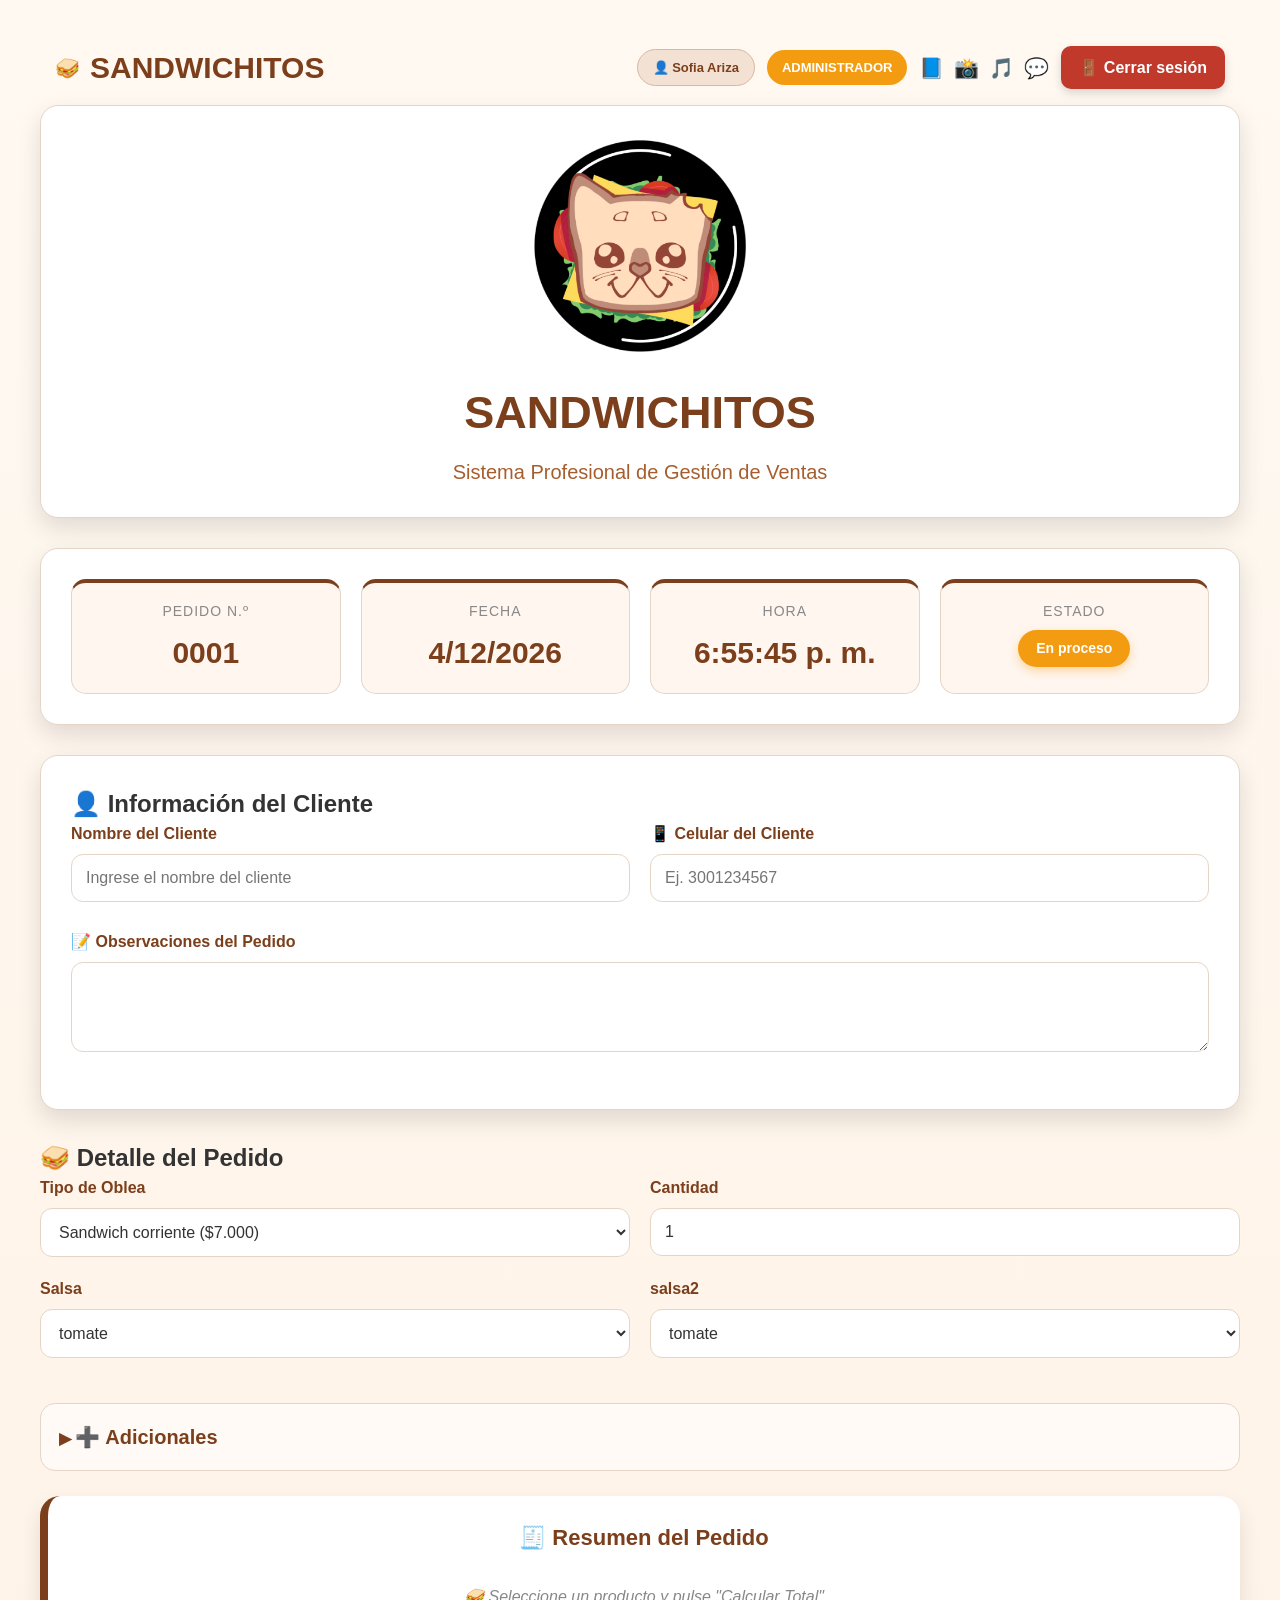
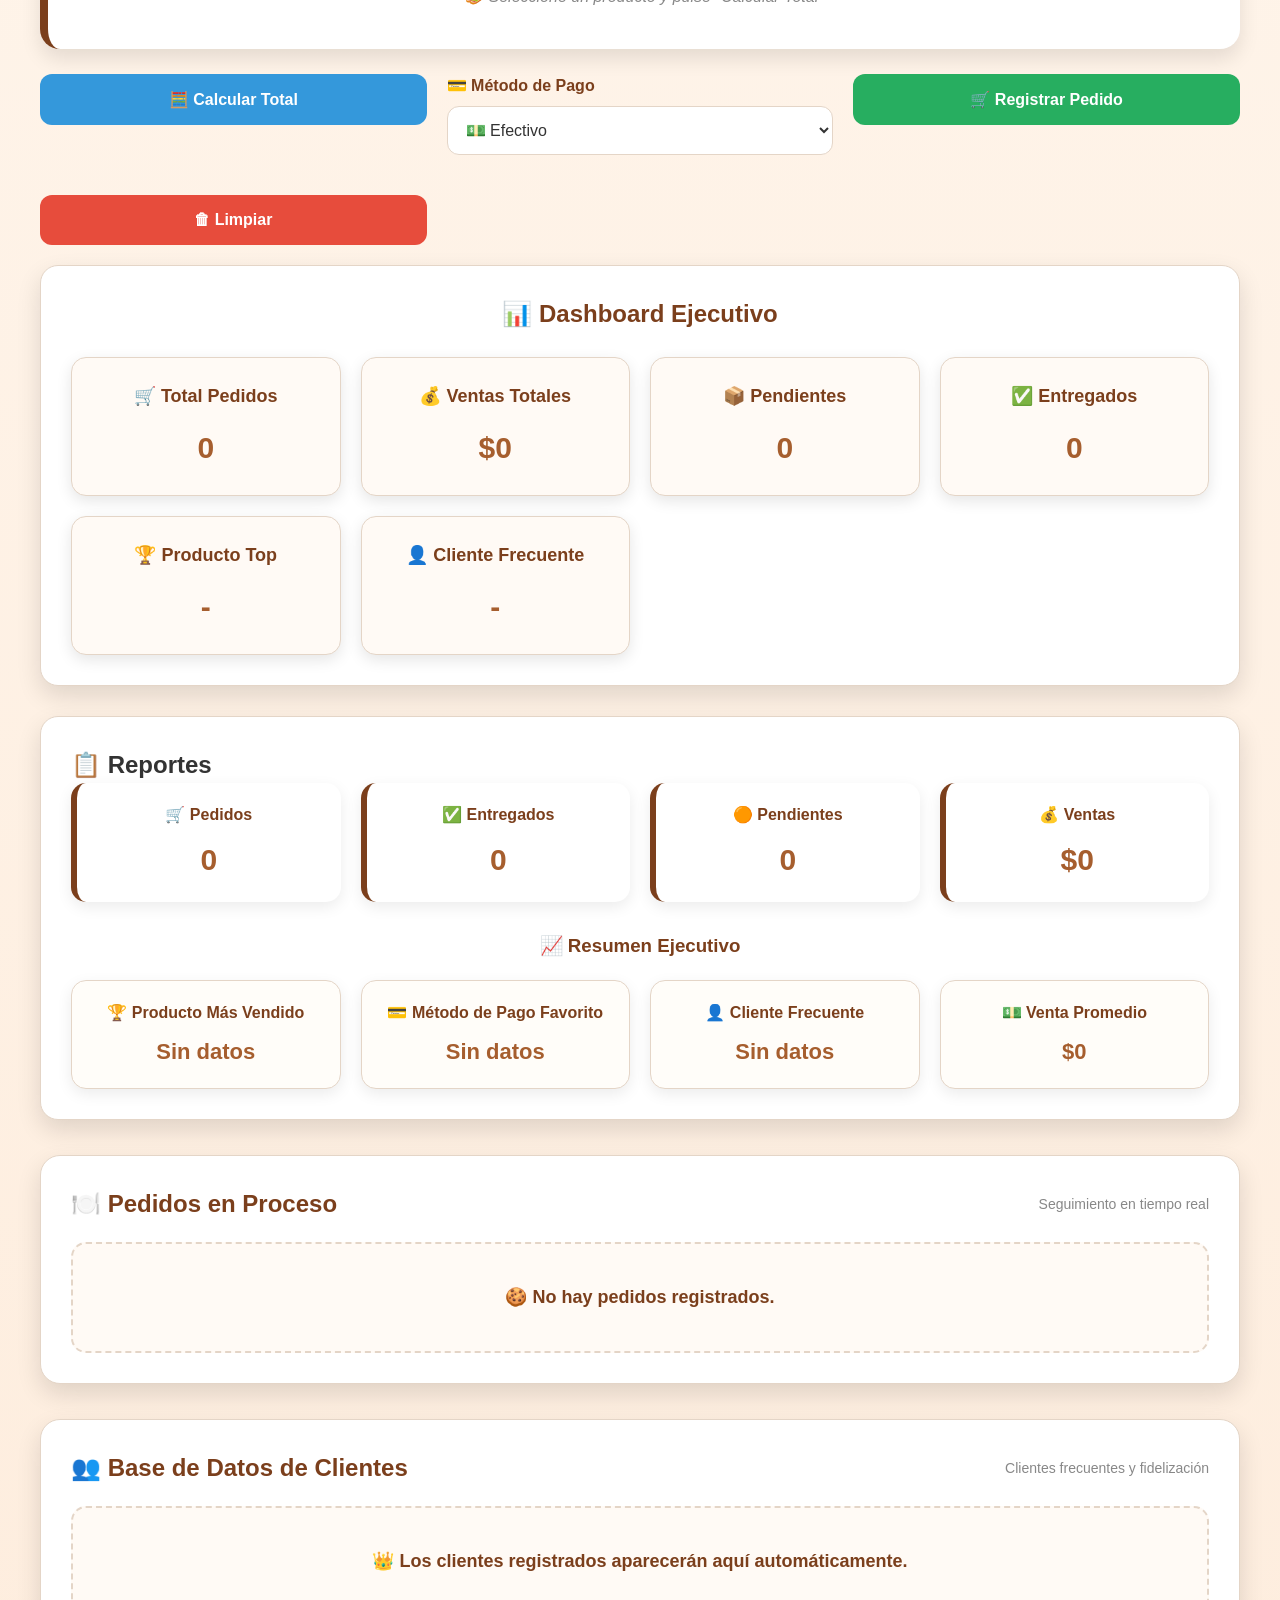
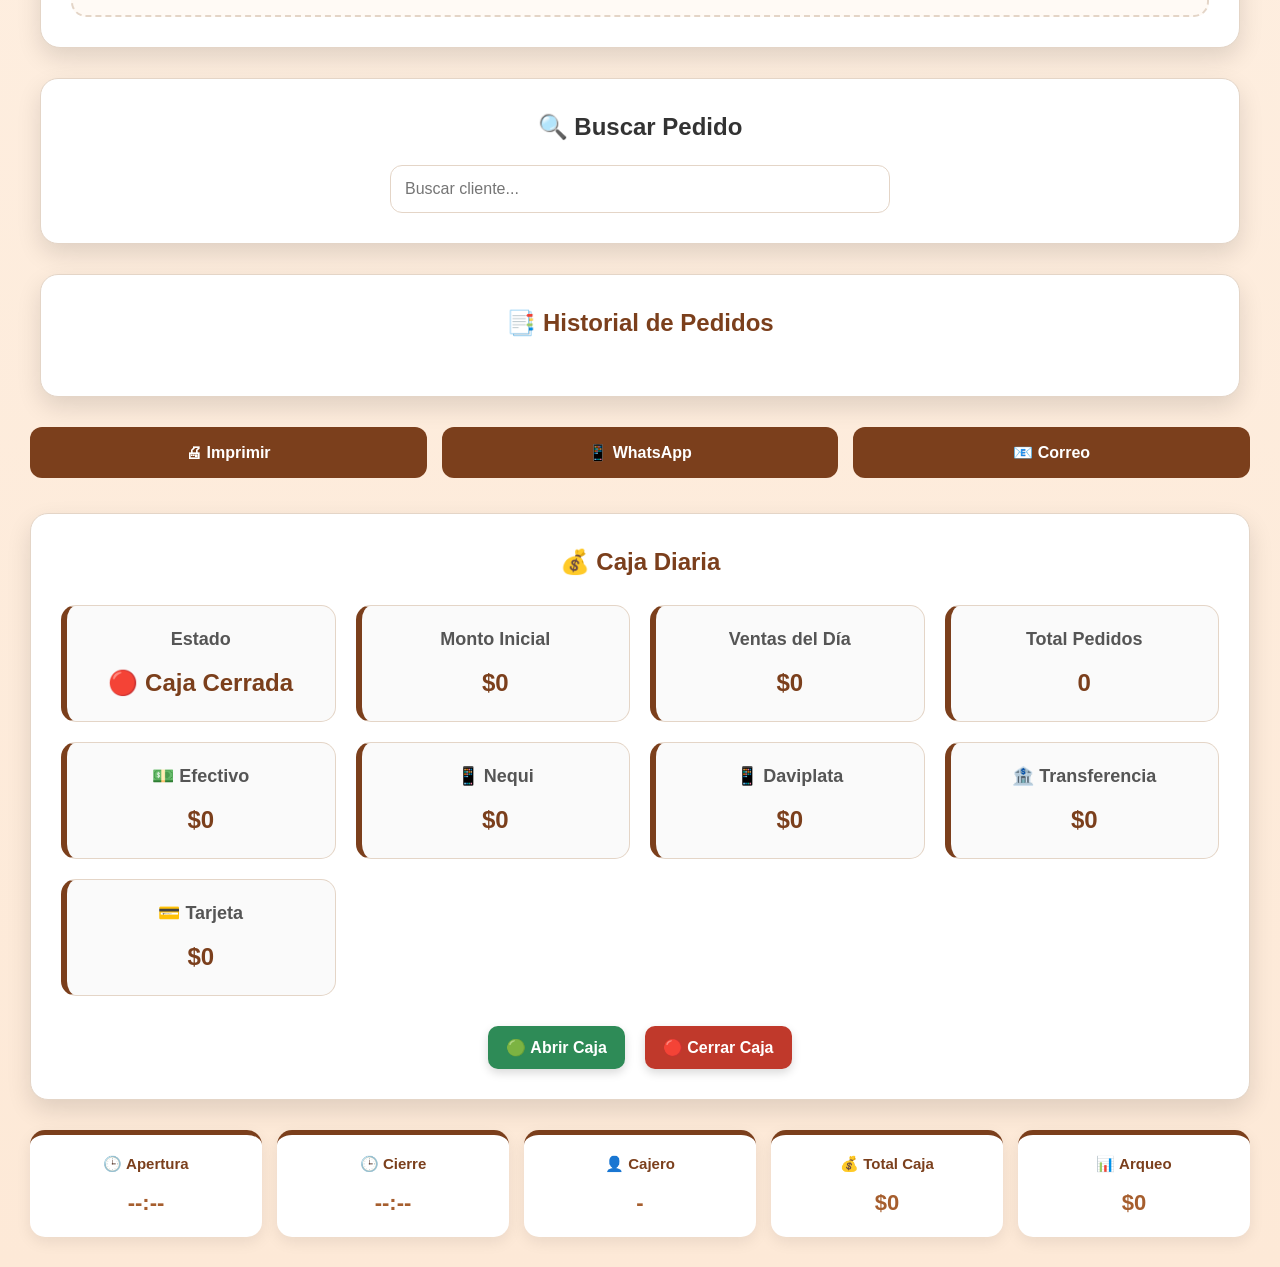
<file: index.htm>
<!DOCTYPE html>
<html lang="es">

<head>

    <!--=====================================================
                        CONFIGURACIÓN GENERAL
    ======================================================-->

    <meta charset="UTF-8">

    <meta name="viewport"
          content="width=device-width, initial-scale=1.0">

    <title>SANDWICHITOS | Sistema de Gestión de Ventas</title>

    <meta name="description"
          content="Sistema profesional para la gestión de ventas de SANDWICHITOS">

    <meta name="author"
          content="SANDWICHITOS">

    <!--=====================================================
                            ESTILOS
    ======================================================-->

    <link rel="stylesheet"
          href="estilos.css">

</head>
<script>

function actualizarReloj(){ 

    const fecha =
        document.getElementById("fechaActual");

    const hora =
        document.getElementById("horaActual");

    const ahora = new Date();

    if(fecha){

        fecha.textContent =
            ahora.toLocaleDateString("es-CO");

    }

    if(hora){

        hora.textContent =
            ahora.toLocaleTimeString("es-CO");

    }

}

actualizarReloj();

setInterval(
    actualizarReloj,
    1000
);

</script>
<body>

<!--=====================================================
                    BARRA SUPERIOR
======================================================-->

<header class="barra-superior">

    <div class="logo-barra">

        🥪

        <strong>SANDWICHITOS</strong>

    </div>

    <div class="usuario-barra">

        <span id="nombreUsuario">

            👤 Sofia Ariza

        </span>

        <span id="rolUsuario">

            ADMINISTRADOR

        </span>

<div class="redes-sociales">

    <a
        href="https://www.facebook.com/usuario real"
        target="_blank"
        title="Facebook">

        📘

    </a>

    <a
        href="https://www.instagram.com/usuaruio real"
        target="_blank"
        title="Instagram">

        📸

    </a>

    <a
        href="https://www.tiktok.com/@usuario real"
        target="_blank"
        title="TikTok">

        🎵

    </a>
    <a
    href="https://wa.me/numero real"
    target="_blank"
    title="WhatsApp">

    💬

</a>

</div>

        <button
            class="btn-salir"
            onclick="cerrarSesion()">

            🚪 Cerrar sesión

        </button>

    </div>

</header>
    <!--=====================================================
                    CONTENEDOR PRINCIPAL
    ======================================================-->

    <main class="contenedor">

        <!--=====================================================
                            ENCABEZADO
        ======================================================-->

        <header class="encabezado">

            <div class="logo-contenedor">

                <img
                    src="logo.png"
                    alt="Logo SANDWICHITOS"
                    class="logo">

            </div>

            <div class="titulo-contenedor">

                <h1>SANDWICHITOS</h1>

                <p>Sistema Profesional de Gestión de Ventas</p>

            </div>

        </header>
       <!--=====================================================
                INFORMACIÓN DEL PEDIDO
======================================================-->

<section class="barra-informacion">

    <div class="info-card">

        <span class="titulo-info">Pedido N.º</span>

        <span
            class="valor-info"
            id="numeroPedido">

            0001

        </span>

    </div>

    <div class="info-card">

        <span class="titulo-info">Fecha</span>

        <span
    
    class="valor-info"
    id="fechaActual">

</span>

    </div>

    <div class="info-card">

        <span class="titulo-info">Hora</span>

        <span
    class="valor-info"
    id="horaActual">

</span>

    </div>

    <div class="info-card">

        <span class="titulo-info">Estado</span>

        <span class="estado-pedido">

            En proceso

        </span>

    </div>

</section>

<!--=====================================================
            INFORMACIÓN DEL CLIENTE
======================================================-->

<section class="pedido">

    <h2>👤 Información del Cliente</h2>

    <div class="fila-formulario">

        <!-- NOMBRE -->

        <div class="grupo-formulario">

            <label for="cliente">

                Nombre del Cliente

            </label>

            <input
                type="text"
                id="cliente"
                placeholder="Ingrese el nombre del cliente">

        </div>

        <!-- CELULAR -->

        <div class="grupo-formulario">

            <label for="telefono">

                📱 Celular del Cliente

            </label>

            <input
                type="tel"
                id="telefono"
                placeholder="Ej. 3001234567"
                maxlength="10"
                oninput="validarTelefono()">

            <small
                id="mensajeTelefono"
                class="mensaje-validacion">

            </small>

        </div>

    </div>

    <!-- OBSERVACIONES -->

    <div class="grupo-formulario">

        <label for="observaciones">

            📝 Observaciones del Pedido

        </label>

        <textarea
            id="observaciones"
            rows="3"
            placeholder="Ejemplo: sin queso, extra Nutella, menos salsa...">

        </textarea>

    </div>

</section>

<!--=====================================================
                    DETALLE DEL PEDIDO
======================================================-->

<section class="detalle-pedido">

    <h2>🥪 Detalle del Pedido</h2>

    <!-- FILA 1 -->

    <div class="fila-formulario">

        <div class="grupo-formulario">

            <label for="producto">

                Tipo de Oblea

            </label>

            <select id="producto">

                <option value="7000">
                    Sandwich corriente ($7.000)
                </option>

                <option value="5000">
                    Sandwich vegano ($.5000)
                </option>

                <option value="15000">
                    Sandwich super ($15.000)
                </option>

            </select>

        </div>

        <div class="grupo-formulario">

            <label for="cantidad">

                Cantidad

            </label>

            <input
                type="number"
                id="cantidad"
                min="1"
                value="1">

        </div>

    </div>

    <!-- FILA 2 -->

    <div class="fila-formulario">

        <div class="grupo-formulario">

            <label for="salsa">

                Salsa

            </label>

            <select id="salsa">

                <option>tomate</option>

                <option>rosada</option>

                <option>mayonesa</option>

                <option>aji</option>

                <option>ninguna</option>

            </select>

        </div>

        <div class="grupo-formulario">

            <label for="salsa2">

                salsa2

            </label>

            <select id="salsa2">

                <option>tomate</option>

                <option>rosada</option>

                <option>mayonesa</option>

                <option>aji</option>

                <option>ninguna</option>

            </select>

        </div>

    </div>

</section>

<!--=====================================================
                    ADICIONALES
======================================================-->

<section class="adicionales">

    <details>

        <summary>

            ➕ Adicionales

        </summary>

        <div class="grid-adicionales">

            <label class="item-extra">

                <input
                    type="checkbox"
                    name="extra"
                    value="1000">

                🧀 Queso

            </label>

            <label class="item-extra">

                <input
                    type="checkbox"
                    name="extra"
                    value="1000">

                🥬 Lechuga

            </label>

            <label class="item-extra">

                <input
                    type="checkbox"
                    name="extra"
                    value="1000">

                🍗 Pollo

            </label>

            <label class="item-extra">

                <input
                    type="checkbox"
                    name="extra"
                    value="1000">

                🍅 Salsa

            </label>

            <label class="item-extra outro">

                <input
                    type="checkbox"
                    id="otroExtra"
                    onchange="mostrarOtroAdicional()">

                ✨ Otro adicional

            </label>

        </div>

    </details>

</section>

<!--=====================================================
                ADICIONAL PERSONALIZADO
======================================================-->

<section id="personalizado">

    <div class="fila-formulario">

        <div class="grupo-formulario">

            <label for="nombreExtra">

                Adicional personalizado

            </label>

            <select
                id="nombreExtra"
                onchange="asignarPrecioExtra()">

                <option value="">
                    Seleccione...
                </option>

                <option value="2500">
                    🍫 Nutella
                </option>

                <option value="3000">
                    🍨 Helado
                </option>

                <option value="2000">
                    🥜 Maní Triturado
                </option>

                <option value="1500">
                    🌈 Chispitas
                </option>

                <option value="2500">
                    🍬 Masmelos
                </option>

                <option value="3500">
                    🍓 Frutos Rojos
                </option>

            </select>

        </div>

        <div class="grupo-formulario">

            <label for="precioExtra">

                Precio

            </label>

            <input
                type="number"
                id="precioExtra"
                readonly>

        </div>

    </div>

</section>

<!--=====================================================
                RESUMEN EN TIEMPO REAL
======================================================-->

<section class="resumen-compra">

    <div class="resumen-header">

        <h3>🧾 Resumen del Pedido</h3>

    </div>

    <div id="resumenCompra">

        <div class="sin-resumen">

            🥪 Seleccione un producto y pulse
            "Calcular Total"

        </div>

    </div>

</section>

<!--=====================================================
                ACCIONES DEL PEDIDO
======================================================-->

<section class="acciones-pedido">

    <div class="fila-formulario">

        <!-- CALCULAR -->

        <div class="grupo-formulario">

            <button
                type="button"
                class="btn-calcular"
                onclick="calcularPedido()">

                🧮 Calcular Total

            </button>

        </div>

        <!-- MÉTODO DE PAGO -->

        <div class="grupo-formulario">

            <label for="metodoPago">

                💳 Método de Pago

            </label>

            <select id="metodoPago">

                <option value="Efectivo">
                    💵 Efectivo
                </option>

                <option value="Nequi">
                    📱 Nequi
                </option>

                <option value="Daviplata">
                    📱 Daviplata
                </option>

                <option value="Transferencia">
                    🏦 Transferencia
                </option>

                <option value="Tarjeta">
                    💳 Tarjeta
                </option>

            </select>

        </div>

        <!-- REGISTRAR PEDIDO -->

        <div class="grupo-formulario">

            <button
                type="button"
                class="btn-registrar"
                onclick="realizarPedido()">

                🛒 Registrar Pedido

            </button>

        </div>

        <!-- LIMPIAR -->

        <div class="grupo-formulario">

            <button
                type="button"
                class="btn-limpiar"
                onclick="limpiarFormulario()">

                🗑 Limpiar

            </button>

        </div>

    </div>

</section>

<!--=====================================================
                RESULTADO DEL PEDIDO
======================================================-->

<!--

<section id="resultado">

</section>

-->

<!--=====================================================
                    DASHBOARD
======================================================-->

<section
    class="dashboard"
    id="seccionDashboard">

    <h2>📊 Dashboard Ejecutivo</h2>

    <div class="dashboard-grid">

        <!-- PEDIDOS -->

        <div class="card-dashboard">

            <h3>🛒 Total Pedidos</h3>

            <p id="totalPedidos">0</p>

        </div>

        <!-- VENTAS -->

        <div class="card-dashboard">

            <h3>💰 Ventas Totales</h3>

            <p id="ingresos">$0</p>

        </div>

        <!-- PENDIENTES -->

        <div class="card-dashboard">

            <h3>📦 Pendientes</h3>

            <p id="pendientesPedidos">0</p>

        </div>

        <!-- ENTREGADOS -->

        <div class="card-dashboard">

            <h3>✅ Entregados</h3>

            <p id="entregadosPedidos">0</p>

        </div>

        <!-- PRODUCTO TOP -->

        <div class="card-dashboard">

            <h3>🏆 Producto Top</h3>

            <p id="productoTop">-</p>

        </div>

        <!-- CLIENTE TOP -->

        <div class="card-dashboard">

            <h3>👤 Cliente Frecuente</h3>

            <p id="clienteTop">-</p>

        </div>

    </div>

</section>

<!--=====================================================
                    REPORTES
======================================================-->

<section
    class="reportes"
    id="seccionReportes">

    <h2>📋 Reportes</h2>

    <!-- KPIs DEL REPORTE -->

    <div class="kpi-reportes">

        <div class="kpi-card">

            <h3>🛒 Pedidos</h3>

            <p id="kpiPedidos">0</p>

        </div>

        <div class="kpi-card">

            <h3>✅ Entregados</h3>

            <p id="kpiEntregados">0</p>

        </div>

        <div class="kpi-card">

            <h3>🟠 Pendientes</h3>

            <p id="kpiPendientes">0</p>

        </div>

        <div class="kpi-card">

            <h3>💰 Ventas</h3>

            <p id="kpiVentas">$0</p>

        </div>

    </div>

    <!-- TABLA DE REPORTES -->

    <div id="reportes">

    </div>

    <!-- RESUMEN EJECUTIVO -->

    <div class="resumen-reportes">

        <h3>📈 Resumen Ejecutivo</h3>

        <div class="resumen-grid">

            <div class="resumen-card">

                <h4>🏆 Producto Más Vendido</h4>

                <p id="productoMasVendido">
                    Sin datos
                </p>

            </div>

            <div class="resumen-card">

                <h4>💳 Método de Pago Favorito</h4>

                <p id="metodoPagoTop">
                    Sin datos
                </p>

            </div>

            <div class="resumen-card">

                <h4>👤 Cliente Frecuente</h4>

                <p id="clienteFrecuenteReporte">
                    Sin datos
                </p>

            </div>

            <div class="resumen-card">

                <h4>💵 Venta Promedio</h4>

                <p id="ventaPromedioReporte">
                    $0
                </p>

            </div>

        </div>

    </div>

</section>
</section>
<!--=====================================================
                PEDIDOS EN PROCESO
======================================================-->

<section
    class="pedidosProceso"
    id="seccionPedidosProceso">

    <div class="titulo-seccion">

        <h2>🍽️ Pedidos en Proceso</h2>

        <span class="subtitulo-seccion">

            Seguimiento en tiempo real

        </span>

    </div>

    <div id="listaPedidos">

        <div class="sin-pedidos">

            🍪 No hay pedidos registrados.

        </div>

    </div>

</section>

<!--=====================================================
            BASE DE DATOS DE CLIENTES
======================================================-->

<section
    class="clientes"
    id="seccionClientes">

    <div class="titulo-seccion">

        <h2>👥 Base de Datos de Clientes</h2>

        <span class="subtitulo-seccion">

            Clientes frecuentes y fidelización

        </span>

    </div>

    <div id="clientes">

        <div class="sin-clientes">

            👑 Los clientes registrados aparecerán aquí automáticamente.

        </div>

    </div>

</section>

<!--=====================================================
                    BUSCADOR
======================================================-->

<section class="buscador">

    <h2>🔍 Buscar Pedido</h2>

    <input
        type="text"
        id="buscar"
        placeholder="Buscar cliente..."
        onkeyup="buscarPedido()">

</section>

<!--=====================================================
            HISTORIAL DE PEDIDOS
======================================================-->

<section
    class="historial"
    id="seccionHistorial">

    <h2>📑 Historial de Pedidos</h2>

    <div id="historialPedidos">

    </div>

</section>

</main>

<!--=====================================================
                ARCHIVOS JAVASCRIPT
======================================================-->

<script src="app.js"></script>

<script src="js/utilidades.js"></script>

<script src="js/clientes.js"></script>

<script src="js/caja.js"></script>

<script src="js/pedidos.js"></script>

<script src="js/dashboard.js"></script>

<script src="js/reportes.js"></script>

<script src="js/ticket.js"></script>

<script src="js/login.js"></script>

</body>

<!--=====================================================
                    TICKET DE VENTA
======================================================-->

<section
    class="ticket"
    id="ticket">

    <div class="ticket-header">

        <img
            src="logo.png"
            alt="SANDWICHITOS"
            class="ticket-logo">

        <h2>🍪 SANDWICHITOS</h2>

        <p>
            Dulces momentos en cada oblea
        </p>

    </div>

    <hr>

    <div id="contenidoTicket">

    </div>

    </section>

    <!--=========================================
                CONTENIDO DEL TICKET
    ==========================================-->

    <div id="contenidoTicket">

    </div>

    <!--=========================================
                ACCIONES DEL TICKET
    ==========================================-->

    <div class="ticket-botones">

        <button onclick="imprimirTicket()">

            🖨 Imprimir

        </button>

        <button onclick="enviarWhatsApp()">

            📱 WhatsApp

        </button>

        <button onclick="enviarCorreo()">

            📧 Correo

        </button>

    </div>

</section>

<!--=====================================================
                    CAJA DIARIA
======================================================-->

<section
    class="caja"
    id="seccionCaja">

    <h2>💰 Caja Diaria</h2>

    <div class="caja-grid">

        <div class="card-caja">

            <h3>Estado</h3>

            <p id="estadoCaja">

                🔴 Caja Cerrada

            </p>

        </div>

        <div class="card-caja">

            <h3>Monto Inicial</h3>

            <p id="montoInicial">$0</p>

        </div>

        <div class="card-caja">

            <h3>Ventas del Día</h3>

            <p id="ventasCaja">$0</p>

        </div>

        <div class="card-caja">

            <h3>Total Pedidos</h3>

            <p id="pedidosCaja">0</p>

        </div>

        <div class="card-caja">

            <h3>💵 Efectivo</h3>

            <p id="totalEfectivo">$0</p>

        </div>

        <div class="card-caja">

            <h3>📱 Nequi</h3>

            <p id="totalNequi">$0</p>

        </div>

        <div class="card-caja">

            <h3>📱 Daviplata</h3>

            <p id="totalDaviplata">$0</p>

        </div>

        <div class="card-caja">

            <h3>🏦 Transferencia</h3>

            <p id="totalTransferencia">$0</p>

        </div>

        <div class="card-caja">

            <h3>💳 Tarjeta</h3>

            <p id="totalTarjeta">$0</p>

        </div>

    </div>

    <!--=========================================
                ACCIONES DE CAJA
    ==========================================-->

    <div class="accionesCaja">

        <button
            class="btn-abrir"
            onclick="abrirCaja()">

            🟢 Abrir Caja

        </button>

        <button
            class="btn-cerrar"
            onclick="cerrarCaja()">

            🔴 Cerrar Caja

        </button>

    </div>

</section>
<div class="caja-resumen-grid">

    <div class="mini-card">

        <h4>🕒 Apertura</h4>

        <p id="horaApertura">--:--</p>

    </div>

    <div class="mini-card">

        <h4>🕒 Cierre</h4>

        <p id="horaCierre">--:--</p>

    </div>

    <div class="mini-card">

        <h4>👤 Cajero</h4>

        <p id="cajeroCaja">-</p>

    </div>

    <div class="mini-card">

        <h4>💰 Total Caja</h4>

        <p id="totalCaja">$0</p>

    </div>

    <div class="mini-card">

        <h4>📊 Arqueo</h4>

        <p id="arqueoCaja">$0</p>

    </div>

</div>
</html>
</file>
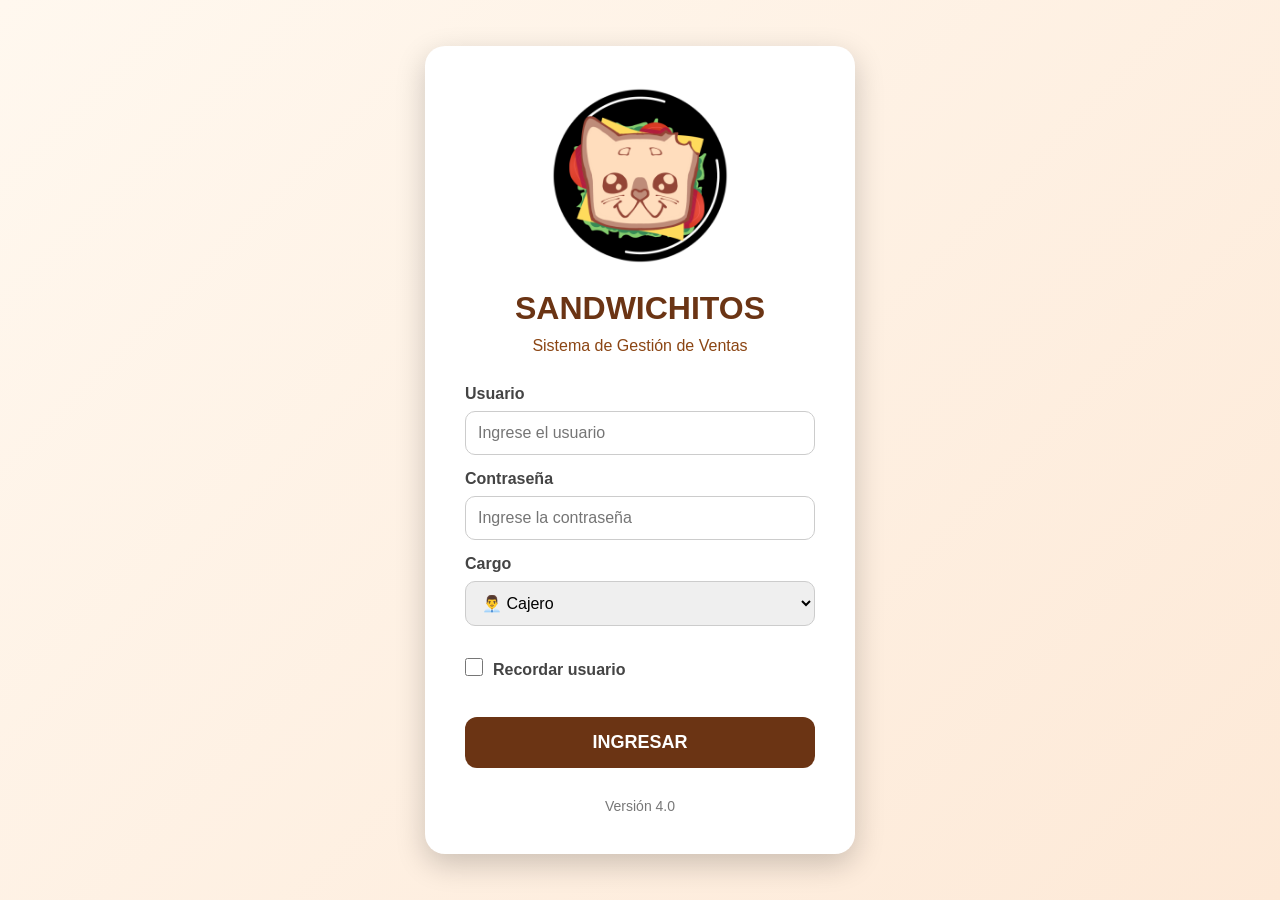
<file: login.html>
<!DOCTYPE html>
<html lang="es">

<head>

    <meta charset="UTF-8">

    <meta name="viewport"
          content="width=device-width, initial-scale=1.0">

    <title>SANDWICHITOS - Inicio de Sesión</title>

    <link rel="stylesheet" href="login.css">

</head>

<body>

<div class="login-container">

    <!-- LOGO -->

    <img src="logo.png"
         class="logo"
         alt="SANDWICHITOS">

    <h1>SANDWICHITOS</h1>

    <p class="subtitulo">

        Sistema de Gestión de Ventas

    </p>

    <!-- FORMULARIO -->

    <div class="formulario">

        <label>

            Usuario

        </label>

        <input
            type="text"
            id="usuario"
            placeholder="Ingrese el usuario">

        <label>

            Contraseña

        </label>

        <input
            type="password"
            id="clave"
            placeholder="Ingrese la contraseña">

        <label>

            Cargo

        </label>

        <select id="rol">

            <option value="cajero">

                👨‍💼 Cajero

            </option>

            <option value="admin">

                👑 Administrador

            </option>

        </select>

        <div class="recordar">

            <input
                type="checkbox"
                id="recordar">

            <label for="recordar">

                Recordar usuario

            </label>

        </div>

        <button onclick="iniciarSesion()">

            INGRESAR

        </button>

    </div>

    <div class="footer">

        Versión 4.0

    </div>

</div>

<script src="js/login.js"></script>

</body>

</html>
</file>
<file: estilos.css>
/*=====================================================
            SANDWICHITOS v2.0
        Sistema Profesional de Ventas
======================================================*/


/*=====================================================
                RESET GENERAL
======================================================*/

*{
    margin: 0;
    padding: 0;
    box-sizing: border-box;
}


/*=====================================================
                VARIABLES GLOBALES
======================================================*/

:root{

    /* Colores principales */

    --color-principal: #7b3f1c;
    --color-secundario: #a65e2e;
    --color-fondo: #fff8ef;
    --color-panel: #ffffff;
    --color-claro: #fde9d7;

    /* Colores de estado */

    --verde: #2e8b57;
    --rojo: #c0392b;
    --azul: #1976d2;
    --gris: #777777;

    /* Colores auxiliares */

    --borde: #e4d5c7;
    --texto: #333333;
    --blanco: #ffffff;

    /* Bordes */

    --radio: 18px;

    /* Sombras */

    --sombra: 0 10px 25px rgba(0,0,0,.12);

    /* Transiciones */

    --transicion: .30s ease;

}


/*=====================================================
                    BODY
======================================================*/

body{

    font-family: Arial, Helvetica, sans-serif;

    background: linear-gradient(
        180deg,
        #fff9f2,
        #fde9d7
    );

    color: var(--texto);

    min-height: 100vh;

    padding: 30px;

    line-height: 1.5;

}


/*=====================================================
                CONTENEDOR PRINCIPAL
======================================================*/

.contenedor{

    width: 100%;

    max-width: 1200px;

    margin: 0 auto;

}


/*=====================================================
                TARJETAS GENERALES
======================================================*/

.encabezado,
.barra-informacion,
.pedido,
.dashboard,
.reportes,
.clientes,
.buscador,
.historial,
.caja,
.pedidosProceso,
.ticket,
#resultado{

    background: var(--color-panel);

    border: 1px solid var(--borde);

    border-radius: var(--radio);

    box-shadow: var(--sombra);

    padding: 30px;

    margin-bottom: 30px;

}

/*=====================================================
                    ENCABEZADO
======================================================*/

.encabezado{

    display: flex;

    flex-direction: column;

    align-items: center;

    justify-content: center;

    text-align: center;

}

.logo{

    width: 220px;

    max-width: 100%;

    height: auto;

    object-fit: contain;

    margin-bottom: 15px;

}

.encabezado h1{

    color: var(--color-principal);

    font-size: 45px;

    margin-bottom: 10px;

}

.encabezado p{

    color: var(--color-secundario);

    font-size: 20px;

    font-weight: 500;

}


/*=====================================================
                BARRA DE INFORMACIÓN
======================================================*/

.barra-informacion{

    display:grid;

    grid-template-columns:
    repeat(auto-fit,minmax(180px,1fr));

    gap:20px;

    margin-bottom:30px;

}

.info-card{

    background:#fff6ef;

    border:1px solid var(--borde);

    border-top:4px solid #7b3f1c;

    border-radius:15px;

    padding:18px;

    text-align:center;

    transition:var(--transicion);

}

.info-card:hover{

    transform:translateY(-5px);

    box-shadow:0 12px 25px rgba(0,0,0,.12);

}

.titulo-info{

    display:block;

    font-size:14px;

    color:#888;

    margin-bottom:8px;

    text-transform:uppercase;

    letter-spacing:1px;

}

.valor-info{

    display:block;

    font-size:30px;

    font-weight:bold;

    color:#7b3f1c;

    margin-top:8px;

}

/* ESTADO DESTACADO */

.estado-pedido{

    display:inline-block;

    background:#f39c12;

    color:#ffffff;

    padding:8px 18px;

    border-radius:20px;

    font-size:14px;

    font-weight:bold;

    box-shadow:0 4px 10px rgba(243,156,18,.35);

}

/*=====================================================
                    FORMULARIOS
======================================================*/

.grupo-formulario{

    margin-bottom: 20px;

}

label{

    display: block;

    margin-bottom: 8px;

    font-weight: bold;

    color: var(--color-principal);

}

input,
select,
textarea{

    width: 100%;

    padding: 14px;

    border: 1px solid var(--borde);

    border-radius: 12px;

    background: var(--blanco);

    color: var(--texto);

    font-family: inherit;

    font-size: 16px;

    transition: var(--transicion);

}

textarea{

    min-height: 90px;

    resize: vertical;

}

input:focus,
select:focus,
textarea:focus{

    outline: none;

    border-color: var(--color-principal);

    box-shadow: 0 0 10px rgba(123,63,28,.20);

}

input[readonly]{

    background: #f4f4f4;

    cursor: not-allowed;

}


/*=====================================================
            VALIDACIÓN DE CAMPOS
======================================================*/

.valido{

    border: 2px solid var(--verde) !important;

}

.invalido{

    border: 2px solid var(--rojo) !important;

}

.mensaje-validacion{

    display: block;

    margin-top: 6px;

    font-size: 14px;

    font-weight: bold;

}

.mensaje-validacion.correcto{

    color: var(--verde);

}

.mensaje-validacion.error{

    color: var(--rojo);

}

/*=====================================================
                    ADICIONALES
======================================================*/

details{

    margin-top: 25px;

    background: #fffaf6;

    border: 1px solid var(--borde);

    border-radius: 15px;

    overflow: hidden;

}

summary{

    padding: 18px;

    cursor: pointer;

    list-style: none;

    user-select: none;

    font-size: 20px;

    font-weight: bold;

    color: var(--color-principal);

}

summary::-webkit-details-marker{

    display: none;

}

summary::before{

    content: "▶ ";

    font-size: 16px;

}

details[open] summary::before{

    content: "▼ ";

}

.grid-adicionales{

    display: grid;

    grid-template-columns: repeat(auto-fit, minmax(220px,1fr));

    gap: 15px;

    padding: 20px;

}

.item-extra{

    display: flex;

    align-items: center;

    gap: 10px;

    padding: 15px;

    background: var(--blanco);

    border: 1px solid var(--borde);

    border-radius: 12px;

    cursor: pointer;

    transition: var(--transicion);

}

.item-extra:hover{

    background: #fff0e4;

    transform: translateY(-2px);

    box-shadow: var(--sombra);

}

.item-extra input{

    width: 20px;

    height: 20px;

    cursor: pointer;

}

#personalizado{

    display: none;

    margin-top: 20px;

    padding: 20px;

    background: #fff6ef;

    border: 1px solid var(--borde);

    border-radius: 15px;

}

#personalizado label{

    margin-top: 12px;

}

#precioExtra{

    margin-top: 8px;

}

/*=====================================================
                    BOTONES
======================================================*/

.botones{

    display: flex;

    gap: 20px;

    margin-top: 30px;

    flex-wrap: wrap;

}

.botones button{

    flex: 1;

    min-width: 180px;

}


/*=====================================================
                BOTÓN GENERAL
======================================================*/

button{

    padding: 16px;

    border: none;

    border-radius: 12px;

    background: var(--color-principal);

    color: var(--blanco);

    font-size: 16px;

    font-weight: bold;

    font-family: inherit;

    cursor: pointer;

    transition: var(--transicion);

}

button:hover{

    background: var(--color-secundario);

    transform: translateY(-3px);

    box-shadow: var(--sombra);

}

button:active{

    transform: scale(.98);

}

button:disabled{

    opacity: .6;

    cursor: not-allowed;

}


/*=====================================================
            BOTONES POR ACCIÓN
======================================================*/

/* LISTO */

.btn-listo{

    background:#3498db;

    color:#ffffff;

    border:none;

    padding:12px 18px;

    border-radius:10px;

    font-weight:bold;

    cursor:pointer;

    transition:.3s;

}

.btn-listo:hover{

    background:#2980b9;

    transform:translateY(-2px);

}

/* ENTREGAR */

.btn-entregar{

    background:#27ae60;

    color:#ffffff;

    border:none;

    padding:12px 18px;

    border-radius:10px;

    font-weight:bold;

    cursor:pointer;

    transition:.3s;

}

.btn-entregar:hover{

    background:#1e8449;

    transform:translateY(-2px);

}

/* ELIMINAR */

.btn-eliminar{

    background:#e74c3c;

    color:#ffffff;

    border:none;

    padding:12px 18px;

    border-radius:10px;

    font-weight:bold;

    cursor:pointer;

    transition:.3s;

}

.btn-eliminar:hover{

    background:#c0392b;

    transform:translateY(-2px);

}

/* ABRIR CAJA */

.btn-abrir{

    background:#27ae60;

    color:#ffffff;

    border:none;

    padding:12px 18px;

    border-radius:10px;

    font-weight:bold;

    cursor:pointer;

    transition:.3s;

}

.btn-abrir:hover{

    background:#1e8449;

    transform:translateY(-2px);

}

/* CERRAR CAJA */

.btn-cerrar{

    background:#e74c3c;

    color:#ffffff;

    border:none;

    padding:12px 18px;

    border-radius:10px;

    font-weight:bold;

    cursor:pointer;

    transition:.3s;

}

.btn-cerrar:hover{

    background:#c0392b;

    transform:translateY(-2px);

}

/* CERRAR SESIÓN */

.btn-salir{

    background:#8e2b23;

    color:#ffffff;

    border:none;

    padding:12px 18px;

    border-radius:10px;

    font-weight:bold;

    cursor:pointer;

    transition:.3s;

}

.btn-salir:hover{

    background:#6d1f19;

    transform:translateY(-2px);

}

/* CONTENEDOR BOTONES DE PEDIDOS */

.botonesEstado{

    display:flex;

    justify-content:center;

    gap:10px;

    flex-wrap:wrap;

    margin-top:15px;

}

/* EFECTO GENERAL */

.btn-listo,
.btn-entregar,
.btn-eliminar,
.btn-abrir,
.btn-cerrar,
.btn-salir{

    box-shadow:0 4px 10px rgba(0,0,0,.15);

}

/*=====================================================
                RESULTADO DEL PEDIDO
======================================================*/

#resultado{

    display: none;

    border-left: 8px solid var(--verde);

}

#resultado h2{

    color: var(--verde);

    margin-bottom: 20px;

}

#resultado p{

    margin: 10px 0;

    font-size: 17px;

    line-height: 1.6;

}

.total{

    margin-top: 25px;

    text-align: center;

    font-size: 32px;

    font-weight: bold;

    color: var(--rojo);

}

/*=====================================================
                    DASHBOARD
======================================================*/

.dashboard {

    width: 100%;

}

.dashboard h2 {

    margin-bottom: 25px;

    color: var(--color-principal);

    text-align: center;

}

.dashboard-grid {

    display: grid;

    grid-template-columns: repeat(auto-fit, minmax(220px, 1fr));

    gap: 20px;

}

.card-dashboard {

    background: #fffaf5;

    border: 1px solid var(--borde);

    border-radius: 15px;

    padding: 25px;

    text-align: center;

    box-shadow: 0 5px 15px rgba(0,0,0,.10);

    transition: all .3s ease;

}

.card-dashboard:hover {

    transform: translateY(-5px);

    box-shadow: 0 10px 25px rgba(0,0,0,.15);

}

.card-dashboard h3 {

    color: var(--color-principal);

    font-size: 18px;

    margin-bottom: 15px;

}

.card-dashboard p {

    font-size: 30px;

    font-weight: bold;

    color: var(--color-secundario);

}

/*=====================================================
                ESTADOS PEDIDOS
======================================================*/

.estado {

    display: inline-block;

    padding: 6px 14px;

    border-radius: 20px;

    font-size: 14px;

    font-weight: bold;

    color: white;

}

/* En preparación */

.En-preparación {

    background: #ff9800;

}

/* Listo para entregar */

.Listo-para-entregar {

    background: var(--verde);

}

/* Entregado */

.Entregado {

    background: var(--azul);

}

/* Cancelado */

.Cancelado {

    background: var(--rojo);

}

/*=====================================================
                    REPORTES
=====================================================*/

.reportes{

    overflow-x:auto;

}

.reportes table{

    width:100%;

    border-collapse:collapse;

    margin-top:20px;

    background:#ffffff;

}

.reportes th{

    background:var(--color-principal);

    color:#ffffff;

    padding:15px;

    text-align:center;

    font-size:15px;

}

.reportes td{

    padding:14px;

    border-bottom:1px solid #e8e8e8;

    text-align:center;

    vertical-align:middle;

    font-size:15px;

}

.reportes tr:nth-child(even){

    background:#fafafa;

}

.reportes tr:hover{

    background:#fff6ef;

    transition:.3s;

}

/*=====================================================
                ESTADOS DEL PEDIDO
=====================================================*/

.estado{

    display:inline-block;

    padding:6px 12px;

    border-radius:20px;

    font-size:13px;

    font-weight:bold;

    color:#ffffff;

}

.estado.En-preparación{

    background:#f39c12;

    box-shadow:0 3px 10px rgba(243,156,18,.3);

}

.estado.Listo-para-entregar{

    background:#3498db;

    box-shadow:0 3px 10px rgba(52,152,219,.3);

}

.estado.Entregado{

    background:#27ae60;

    box-shadow:0 3px 10px rgba(39,174,96,.3);

}

/*=====================================================
                BOTONES DE REPORTES
=====================================================*/

.reportes button{

    margin:3px;

    padding:8px 12px;

    font-size:14px;

}

.btn-listo{

    background:#1976d2;

}

.btn-listo:hover{

    background:#125ca1;

}

.btn-entregar{

    background:#2e8b57;

}

.btn-entregar:hover{

    background:#246d45;

}

.btn-eliminar{

    background:#c0392b;

}

.btn-eliminar:hover{

    background:#992d22;

}
/*=====================================================
                    BUSCADOR
=====================================================*/

.buscador{

    text-align:center;

}

#buscar{

    width:100%;

    max-width:500px;

    margin:20px auto 0;

    display:block;

}

/*=====================================================
                    HISTORIAL
=====================================================*/

.historial{

    margin-top:30px;

}

#historialPedidos{

    display:grid;

    grid-template-columns:repeat(auto-fit,minmax(260px,1fr));

    gap:20px;

}

#historialPedidos .card-dashboard{

    text-align:left;

}

#historialPedidos h3{

    margin-bottom:12px;

    color:var(--color-principal);

}

#historialPedidos p{

    margin:8px 0;

    font-size:15px;

    font-weight:normal;

}

/*=====================================================
                MENSAJES VACÍOS
=====================================================*/

.sin-datos{

    text-align:center;

    padding:30px;

    color:var(--gris);

    font-style:italic;

}
/*=====================================================
                    HISTORIAL
======================================================*/

#historialPedidos{

    display: grid;

    grid-template-columns: repeat(auto-fit, minmax(280px, 1fr));

    gap: 20px;

    margin-top: 20px;

}

#historialPedidos .card-dashboard{

    margin: 0;

}

/*=====================================================
                ESTADOS DE PEDIDOS
======================================================*/

.estado{

    display: inline-block;

    padding: 6px 12px;

    border-radius: 20px;

    font-size: 13px;

    font-weight: bold;

    color: #fff;

}

.estado.En-preparación{

    background: #f39c12;

}

.estado.Listo-para-entregar{

    background: #2ecc71;

}

.estado.Entregado{

    background: #3498db;

}

/*=====================================================
            VALIDACIÓN DE TELÉFONO
======================================================*/

.valido{

    border:2px solid #2ecc71 !important;

}

.invalido{

    border:2px solid #e74c3c !important;

}

.mensaje-validacion{

    display:block;

    margin-top:8px;

    font-size:14px;

}

.mensaje-validacion.correcto{

    color:#2ecc71;

}

.mensaje-validacion.error{

    color:#e74c3c;

}

/*=====================================================
                TICKET
======================================================*/

.ticket{

    display:none;

    margin-top:30px;

    background:#fff;

    border-radius:18px;

    padding:30px;

    box-shadow:var(--sombra);

}

.ticket-header{

    text-align:center;

}

.ticket-logo{

    width:90px;

    margin-bottom:10px;

}

.ticket-dato{

    display:flex;

    justify-content:space-between;

    margin:10px 0;

}

.ticket-total{

    text-align:center;

    font-size:28px;

    font-weight:bold;

    color:var(--verde);

    margin:20px 0;

}

.ticket-footer{

    text-align:center;

    color:var(--gris);

    margin-top:20px;

}

.ticket-botones{

    display:flex;

    gap:15px;

    margin-top:25px;

}

.ticket-botones button{

    flex:1;

}

/*=====================================================
                CAJA DIARIA
======================================================*/

.caja{

    background: var(--color-panel);

    border-radius: var(--radio);

    padding:30px;

    margin-bottom:30px;

    box-shadow: var(--sombra);

}

.caja-grid{

    display:grid;

    grid-template-columns:repeat(auto-fit,minmax(180px,1fr));

    gap:20px;

    margin-top:25px;

}

.card-caja{

    background:#fffaf5;

    border-radius:15px;

    padding:20px;

    text-align:center;

    border:1px solid var(--borde);

}

.card-caja h3{

    color:var(--color-principal);

    margin-bottom:10px;

}

.card-caja p{

    font-size:22px;

    font-weight:bold;

}

.accionesCaja{

    display:flex;

    gap:20px;

    margin-top:30px;

}

.btn-abrir{

    background:#27ae60;

}

.btn-abrir:hover{

    background:#1f8b4d;

}

.btn-cerrar{

    background:#c0392b;

}

.btn-cerrar:hover{

    background:#992d22;

}

/*=====================================================
                RESPONSIVE
======================================================*/

@media (max-width:992px){

    .barra-informacion{

        grid-template-columns:repeat(2,1fr);

    }

}

@media (max-width:768px){

    body{

        padding:15px;

    }

    .encabezado h1{

        font-size:34px;

    }

    .logo{

        width:170px;

    }

    .botones,
    .ticket-botones,
    .accionesCaja{

        flex-direction:column;

    }

    .grid-adicionales{

        grid-template-columns:1fr;

    }

    .dashboard-grid,
    .caja-grid,
    #historialPedidos{

        grid-template-columns:1fr;

    }

    .barra-informacion{

        grid-template-columns:1fr;

    }

    table{

        display:block;

        overflow-x:auto;

        white-space:nowrap;

    }

}

@media (max-width:480px){

    input,
    select,
    textarea,
    button{

        font-size:15px;

        padding:12px;

    }

    .encabezado{

        padding:20px;

    }

    .pedido,
    .dashboard,
    .reportes,
    .historial,
    .buscador,
    .caja,
    .ticket,
    #resultado{

        padding:20px;

    }

}

/*=====================================================
                ESTADOS DE PEDIDOS
======================================================*/

.estado{

    display: inline-block;

    padding: 8px 14px;

    border-radius: 20px;

    color: #ffffff;

    font-size: 13px;

    font-weight: bold;

    text-align: center;

}

/* En preparación */

.estado.En-preparación{

    background: #f39c12;

}

/* Listo para entregar */

.estado.Listo-para-entregar{

    background: #3498db;

}

/* Entregado */

.estado.Entregado{

    background: #27ae60;

}

/*=====================================================
            BOTONES DE ACCIÓN
======================================================*/

.botonesEstado{

    display: flex;

    justify-content: center;

    gap: 10px;

    flex-wrap: wrap;

    margin-top: 10px;

}

.btn-listo{

    background: #3498db;

}

.btn-listo:hover{

    background: #2980b9;

}

.btn-entregar{

    background: #27ae60;

}

.btn-entregar:hover{

    background: #1e8449;

}

.btn-eliminar{

    background: #c0392b;

}

.btn-eliminar:hover{

    background: #922b21;

}

/*=====================================================
        BOTONES DE REPORTES
======================================================*/

.btn-listo,
.btn-entregar,
.btn-eliminar{

    padding: 10px 16px;

    border: none;

    border-radius: 10px;

    color: #ffffff;

    font-size: 14px;

    font-weight: bold;

    cursor: pointer;

    transition: .3s;

}

.btn-listo:hover,
.btn-entregar:hover,
.btn-eliminar:hover{

    transform: translateY(-2px);

}

/*=====================================================
                TICKET DE VENTA
======================================================*/

.ticket{

    display: none;

    margin-top: 30px;

    padding: 30px;

    background: #ffffff;

    border-radius: 20px;

    box-shadow: 0 10px 25px rgba(0,0,0,.15);

}

.ticket-header{

    text-align: center;

    margin-bottom: 20px;

}

.ticket-logo{

    width: 120px;

    margin-bottom: 10px;

}

.ticket-header h2{

    color: var(--color-principal);

    margin-bottom: 5px;

}

.ticket-header p{

    color: var(--gris);

    font-size: 15px;

}

.ticket hr{

    margin: 20px 0;

    border: none;

    border-top: 1px dashed #bdbdbd;

}

/*=====================================================
            DATOS DEL TICKET
======================================================*/

.ticket-dato{

    display: flex;

    justify-content: space-between;

    align-items: center;

    margin: 10px 0;

    font-size: 16px;

}

.ticket-dato strong{

    color: var(--color-principal);

}

.ticket-total{

    text-align: center;

    font-size: 30px;

    font-weight: bold;

    color: var(--rojo);

    margin: 25px 0;

}

.ticket-footer{

    margin-top: 20px;

    text-align: center;

    font-size: 14px;

    color: var(--gris);

    line-height: 1.6;

}

/*=====================================================
            BOTONES DEL TICKET
======================================================*/

.ticket-botones{

    display: flex;

    gap: 15px;

    margin-top: 30px;

    flex-wrap: wrap;

}

.ticket-botones button{

    flex: 1;

    min-width: 170px;

}

/*=====================================================
        IMPRESIÓN DEL TICKET
======================================================*/

@media print{

    body *{

        visibility: hidden;

    }

    .ticket,
    .ticket *{

        visibility: visible;

    }

    .ticket{

        position: absolute;

        left: 0;

        top: 0;

        width: 100%;

        box-shadow: none;

        margin: 0;

        border-radius: 0;

    }

    .ticket-botones{

        display: none;

    }

}

/*=====================================================
            VALIDACIÓN DEL TELÉFONO
======================================================*/

.mensaje-validacion{

    display: block;

    margin-top: 8px;

    font-size: 14px;

    font-weight: 600;

}

.mensaje-validacion.correcto{

    color: var(--verde);

}

.mensaje-validacion.error{

    color: var(--rojo);

}

input.valido{

    border: 2px solid var(--verde);

    background: #f3fff6;

}

input.invalido{

    border: 2px solid var(--rojo);

    background: #fff3f3;

}

/*=====================================================
            BASE DE DATOS DE CLIENTES
======================================================*/

.clientes{

    margin-top: 35px;

}

#clientes{

    margin-top: 20px;

}

.tabla-clientes{

    width: 100%;

    border-collapse: collapse;

    margin-top: 20px;

}

.tabla-clientes th{

    background: var(--color-principal);

    color: #ffffff;

    padding: 14px;

    text-align: center;

}

.tabla-clientes td{

    padding: 12px;

    border: 1px solid #e8e8e8;

    text-align: center;

}

.tabla-clientes tr:nth-child(even){

    background: #faf7f2;

}

.tabla-clientes tr:hover{

    background: #fff3e8;

    transition: .3s;

}

.sin-clientes{

    padding: 35px;

    text-align: center;

    color: var(--gris);

    font-size: 18px;

    font-weight: bold;

}

/*=====================================================
            PEDIDOS EN PROCESO
======================================================*/

.pedidosProceso{

    margin-top: 35px;

}

#listaPedidos{

    display: grid;

    grid-template-columns: repeat(auto-fit, minmax(320px,1fr));

    gap: 20px;

    margin-top: 20px;

}

.tarjetaPedido{

    background:#ffffff;

    border-radius:20px;

    padding:25px;

    border-left:8px solid #a65e2e;

    box-shadow:0 10px 25px rgba(0,0,0,.10);

    transition:.3s;

}

.tarjetaPedido:hover{

    transform:translateY(-5px);

    box-shadow:0 15px 30px rgba(0,0,0,.18);

}

.tarjetaPedido h3{

    color:#7b3f1c;

    margin-bottom:15px;

    font-size:22px;

}

.tarjetaPedido p{

    margin:8px 0;

    font-size:15px;

}

.tarjetaPedido:hover{

    transform: translateY(-4px);

}

.tarjetaPedido h3{

    color: var(--color-principal);

    margin-bottom: 12px;

}

.tarjetaPedido p{

    margin: 8px 0;

    line-height: 1.5;

}
/*=====================================================
                BARRA SUPERIOR
======================================================*/

.barra-superior{

       display:flex;

    justify-content:space-between;

    align-items:center;

    padding:15px 25px;

}

.logo-barra{

    display:flex;

    align-items:center;

    gap:10px;

    color:#7b3f1c;

    font-weight:bold;

    font-size:20px;

}

.logo-barra strong{

    color:#7b3f1c;

    font-size:30px;

    font-weight:800;

}
.usuario-barra{

    display: flex;

    align-items: center;

    gap: 15px;

    flex-wrap: wrap;

}

#nombreUsuario{

    background:#f3e2d3;

    color:#7b3f1c;

    padding:6px 12px;

    border-radius:20px;

    font-weight:bold;

    font-size:13px;

    border:1px solid #d8b89e;

}
#rolUsuario{

    padding: 6px 14px;

    border-radius: 20px;

    background: rgba(255,255,255,.20);

    font-size: 14px;

    font-weight: bold;

}

.btn-salir{

    background: var(--rojo);

}

.btn-salir:hover{

    background: #96281b;

}

/*=====================================================
                CAJA DIARIA
======================================================*/

.caja{

    margin-top: 35px;

    padding: 30px;

    background: var(--color-panel);

    border-radius: var(--radio);

    box-shadow: var(--sombra);

}

.caja h2{

    text-align: center;

    color: var(--color-principal);

    margin-bottom: 25px;

}

.caja-grid{

    display: grid;

    grid-template-columns: repeat(auto-fit,minmax(220px,1fr));

    gap: 20px;

    margin-bottom: 30px;

}

.card-caja{

    padding: 20px;

    text-align: center;

    background: #fafafa;

    border-left: 6px solid var(--color-principal);

    border-radius: 15px;

    transition: .3s;

}

.card-caja:hover{

    transform: translateY(-4px);

    box-shadow: 0 8px 20px rgba(0,0,0,.12);

}

.card-caja h3{

    margin-bottom: 12px;

    color: #555;

    font-size: 18px;

}

.card-caja p{

    color: var(--color-principal);

    font-size: 24px;

    font-weight: bold;

}

/*=====================================================
            BOTONES DE LA CAJA
======================================================*/

.accionesCaja{

    display: flex;

    justify-content: center;

    gap: 20px;

    flex-wrap: wrap;

}

.btn-abrir{

    background: var(--verde);

}

.btn-abrir:hover{

    background: #24734a;

}

.btn-cerrar{

    background: var(--rojo);

}

.btn-cerrar:hover{

    background: #96281b;

}

/*=====================================================
                RESPONSIVE FINAL
======================================================*/

@media (max-width:768px){

    .barra-superior{

        flex-direction: column;

        text-align: center;

    }

    .usuario-barra{

        justify-content: center;

    }

    .accionesCaja{

        flex-direction: column;

    }

    .btn-abrir,
    .btn-cerrar{

        width: 100%;

    }

}
/*=====================================================
                KPI REPORTES
======================================================*/

.kpi-reportes{

    display:grid;

    grid-template-columns:
    repeat(auto-fit,minmax(180px,1fr));

    gap:20px;

    margin-bottom:30px;

}

.kpi-card{

    background:#ffffff;

    border-radius:15px;

    padding:20px;

    text-align:center;

    border-left:6px solid #7b3f1c;

    box-shadow:0 5px 15px rgba(0,0,0,.08);

}

.kpi-card h3{

    color:#7b3f1c;

    margin-bottom:10px;

    font-size:16px;

}

.kpi-card p{

    font-size:30px;

    font-weight:bold;

    color:#a65e2e;

}

/*=====================================================
            RESUMEN EJECUTIVO
======================================================*/

.resumen-reportes{

    margin-top:30px;

}

.resumen-reportes h3{

    text-align:center;

    margin-bottom:20px;

    color:#7b3f1c;

}

.resumen-grid{

    display:grid;

    grid-template-columns:
    repeat(auto-fit,minmax(250px,1fr));

    gap:20px;

}

.resumen-card{

    background:#fffdf9;

    border-radius:15px;

    border:1px solid #e4d5c7;

    box-shadow:0 5px 15px rgba(0,0,0,.08);

    padding:20px;

    text-align:center;

}

.resumen-card h4{

    color:#7b3f1c;

    margin-bottom:10px;

    font-size:16px;

}

.resumen-card p{

    font-size:22px;

    font-weight:bold;

    color:#a65e2e;

}
/*=====================================================
        FORMULARIO DE CLIENTE MEJORADO
======================================================*/

.fila-formulario{

    display:grid;

    grid-template-columns:
    repeat(auto-fit,minmax(300px,1fr));

    gap:20px;

}

.grupo-formulario{

    margin-bottom:20px;

}

.grupo-formulario label{

    display:block;

    margin-bottom:8px;

    font-weight:bold;

    color:#7b3f1c;

}

.grupo-formulario input,
.grupo-formulario textarea{

    width:100%;

    padding:14px;

    border:1px solid #e4d5c7;

    border-radius:12px;

    background:#ffffff;

}

.grupo-formulario input:focus,
.grupo-formulario textarea:focus{

    border-color:#7b3f1c;

    box-shadow:0 0 10px rgba(123,63,28,.15);

}
/*=====================================================
            ACCIONES DEL PEDIDO
======================================================*/

.acciones-pedido{

    margin-top:25px;

}

.btn-calcular{

    width:100%;

    background:#3498db;

}

.btn-calcular:hover{

    background:#2980b9;

}

.btn-registrar{

    width:100%;

    background:#27ae60;

}

.btn-registrar:hover{

    background:#1e8449;

}

.btn-limpiar{

    width:100%;

    background:#e74c3c;

}

.btn-limpiar:hover{

    background:#c0392b;

}

/*=====================================================
                RESUMEN DE COMPRA
======================================================*/

.resumen-compra{

    margin-top:25px;

    background:#ffffff;

    border-radius:20px;

    padding:25px;

    border-left:8px solid #7b3f1c;

    box-shadow:0 10px 20px rgba(0,0,0,.10);

}

.resumen-header{

    text-align:center;

    margin-bottom:15px;

}

.resumen-header h3{

    color:#7b3f1c;

    font-size:22px;

    margin:0;

}

#resumenCompra{

    text-align:center;

    line-height:1.6;

    font-size:16px;

}

.sin-resumen{

    color:#888;

    font-style:italic;

    padding:15px;

}
/*=====================================================
                RESUMEN COMPACTO CAJA
======================================================*/

.caja-resumen-grid{

    display:grid;

    grid-template-columns:
    repeat(auto-fit,minmax(180px,1fr));

    gap:15px;

    margin-top:20px;

}

.mini-card{

    background:#ffffff;

    padding:18px;

    border-radius:15px;

    text-align:center;

    box-shadow:0 5px 15px rgba(0,0,0,.08);

    border-top:5px solid #7b3f1c;

    transition:.3s;

}

.mini-card:hover{

    transform:translateY(-3px);

}

.mini-card h4{

    color:#7b3f1c;

    font-size:15px;

    margin-bottom:10px;

}

.mini-card p{

    color:#a65e2e;

    font-size:22px;

    font-weight:bold;

}
/*=====================================================
            PEDIDOS EN PROCESO
======================================================*/

.pedidosProceso{

    background:#ffffff;

    border-radius:20px;

}

.titulo-seccion{

    display:flex;

    justify-content:space-between;

    align-items:center;

    flex-wrap:wrap;

    margin-bottom:20px;

}

.titulo-seccion h2{

    color:#7b3f1c;

    margin:0;

}

.subtitulo-seccion{

    color:#888;

    font-size:14px;

}

.sin-pedidos{

    text-align:center;

    padding:40px;

    background:#fffaf5;

    border:2px dashed #e4d5c7;

    border-radius:15px;

    color:#7b3f1c;

    font-size:18px;

    font-weight:bold;

}

/* CONTENEDOR TARJETAS */

#listaPedidos{

    display:grid;

    grid-template-columns:
    repeat(auto-fit,minmax(320px,1fr));

    gap:20px;

}
/*=====================================================
        TARJETAS PREMIUM DE PEDIDOS
======================================================*/

.tarjetaPedido{

    background:#ffffff;

    border-radius:20px;

    padding:25px;

    border-left:8px solid #a65e2e;

    box-shadow:0 10px 25px rgba(0,0,0,.10);

    transition:.3s;

    overflow:hidden;

}

.tarjetaPedido:hover{

    transform:translateY(-6px);

    box-shadow:0 15px 30px rgba(0,0,0,.18);

}

.tarjetaPedido h3{

    color:#7b3f1c;

    margin-bottom:15px;

    font-size:22px;

    border-bottom:2px solid #f1e3d5;

    padding-bottom:10px;

}

.tarjetaPedido p{

    margin:10px 0;

    font-size:15px;

    line-height:1.5;

}

.tarjetaPedido strong{

    color:#7b3f1c;

}

.botonesEstado{

    margin-top:20px;

    display:flex;

    gap:10px;

    justify-content:center;

    flex-wrap:wrap;

}

.botonesEstado button{

    min-width:130px;

}
/*=====================================================
                CLIENTES
======================================================*/

.clientes{

    background:#ffffff;

    border-radius:20px;

}

.sin-clientes{

    text-align:center;

    padding:40px;

    background:#fffaf5;

    border:2px dashed #e4d5c7;

    border-radius:15px;

    color:#7b3f1c;

    font-size:18px;

    font-weight:bold;

}

#clientes{

    display:grid;

    grid-template-columns:
    repeat(auto-fit,minmax(280px,1fr));

    gap:20px;

}

/* TARJETAS FUTURAS */

.cliente-card{

    background:#ffffff;

    border-radius:20px;

    padding:25px;

    border-left:8px solid #7b3f1c;

    box-shadow:0 10px 25px rgba(0,0,0,.10);

    transition:.3s;

}

.cliente-card:hover{

    transform:translateY(-5px);

}

.cliente-card h3{

    color:#7b3f1c;

    margin-bottom:15px;

}

.cliente-card p{

    margin:8px 0;

}

.cliente-oro{

    border-left-color:#f1c40f;

}

.cliente-plata{

    border-left-color:#95a5a6;

}

.cliente-bronce{

    border-left-color:#cd7f32;

}
/*=====================================================
                TICKET PREMIUM
======================================================*/

.ticket{

    background:#ffffff;

    border-radius:20px;

    padding:30px;

    box-shadow:0 10px 25px rgba(0,0,0,.12);

}

.ticket-header{

    text-align:center;

}

.ticket-logo{

    width:120px;

    margin-bottom:10px;

}

.ticket-header h2{

    color:#7b3f1c;

    margin-bottom:5px;

}

.ticket-header p{

    color:#888;

    font-size:15px;

}

.ticket-footer{

    text-align:center;

    margin-top:15px;

    color:#666;

    line-height:1.8;

}

.ticket hr{

    border:none;

    border-top:1px dashed #ccc;

    margin:20px 0;

}

.ticket-botones{

    margin-top:20px;

    display:flex;

    gap:15px;

    flex-wrap:wrap;

}

.ticket-botones button{

    flex:1;

    min-width:180px;

}

.btn-ticket-imprimir{

    background:#3498db;

}

.btn-ticket-imprimir:hover{

    background:#2980b9;

}

.btn-ticket-whatsapp{

    background:#27ae60;

}

.btn-ticket-whatsapp:hover{

    background:#1e8449;

}

.btn-ticket-correo{

    background:#e67e22;

}

.btn-ticket-correo:hover{

    background:#ca6f1e;

}
/*=====================================================
            USUARIO ACTIVO
======================================================*/

.usuario-barra{

    display:flex;

    align-items:center;

    gap:12px;

    flex-wrap:wrap;

}

#nombreUsuario{

    background:#f3e2d3;

    color:#7b3f1c;

    padding:8px 15px;

    border-radius:20px;

    font-weight:bold;

    border:1px solid #d8b89e;

}

#rolUsuario{

    background:#f39c12;

    color:#ffffff;

    padding:8px 15px;

    border-radius:20px;

    font-size:13px;

    font-weight:bold;

}
/*=====================================================
            HISTORIAL PROFESIONAL
======================================================*/

.historial h2{

    color:#7b3f1c;

    text-align:center;

    margin-bottom:25px;

}

#historialPedidos{

    display:grid;

    grid-template-columns:
    repeat(auto-fit,minmax(320px,1fr));

    gap:20px;

}

/* TARJETAS */

#historialPedidos .card-dashboard{

    background:#ffffff;

    border-radius:20px;

    padding:25px;

    border-left:8px solid #7b3f1c;

    box-shadow:0 8px 20px rgba(0,0,0,.08);

    transition:.3s;

    text-align:left;

}

#historialPedidos .card-dashboard:hover{

    transform:translateY(-5px);

    box-shadow:0 12px 25px rgba(0,0,0,.15);

}

/* TITULO PEDIDO */

#historialPedidos h3{

    color:#7b3f1c;

    margin-bottom:15px;

    padding-bottom:10px;

    border-bottom:2px solid #f1e3d5;

}

/* INFORMACIÓN */

#historialPedidos p{

    margin:10px 0;

    font-size:15px;

    line-height:1.6;

}

/* TOTALES */

#historialPedidos .total-pedido{

    color:#27ae60;

    font-size:22px;

    font-weight:bold;
}
/*=====================================================
            HISTORIAL DE PEDIDOS
======================================================*/

.total-historial{

    color:#27ae60;

    font-size:22px;

    font-weight:bold;

    text-align:center;

    margin-top:15px;

}

.estado-historial{

    text-align:center;

    font-weight:bold;

    color:#7b3f1c;

    background:#fff6ef;

    padding:8px;

    border-radius:10px;

    margin-top:10px;

}
/*=====================================================
                REDES SOCIALES
======================================================*/
.redes-sociales{

    display:flex;

    align-items:center;

    gap:10px;

}

.redes-sociales a{

    text-decoration:none;

    font-size:20px;

    transition:.3s;

}

.redes-sociales a:hover{

    transform:scale(1.2);

}
</file>
<file: login.css>
/*=====================================================
            LOGIN - NUEVO MONBRE
======================================================*/

*{

    margin:0;

    padding:0;

    box-sizing:border-box;

}

body{

    font-family:Arial, Helvetica, sans-serif;

    background:linear-gradient(135deg,#fff8ef,#fde9d7);

    height:100vh;

    display:flex;

    justify-content:center;

    align-items:center;

}

.login-container{

    width:430px;

    background:#ffffff;

    padding:40px;

    border-radius:20px;

    box-shadow:0 10px 30px rgba(0,0,0,.20);

    text-align:center;

}

.logo{

    width:180px;

    margin-bottom:20px;

}

h1{

    color:#6b3414;

    margin-bottom:10px;

}

.subtitulo{

    color:#8b4513;

    margin-bottom:30px;

}

.formulario{

    text-align:left;

}

.formulario label{

    display:block;

    margin-top:15px;

    margin-bottom:8px;

    font-weight:bold;

    color:#444;

}

.formulario input,

.formulario select{

    width:100%;

    padding:12px;

    border:1px solid #ccc;

    border-radius:10px;

    font-size:16px;

}

.formulario input:focus,

.formulario select:focus{

    outline:none;

    border-color:#8b4513;

    box-shadow:0 0 8px rgba(139,69,19,.25);

}

.recordar{

    display:flex;

    align-items:center;

    gap:10px;

    margin-top:20px;

}

.recordar input{

    width:18px;

    height:18px;

}

button{

    width:100%;

    margin-top:30px;

    padding:15px;

    border:none;

    border-radius:12px;

    background:#6b3414;

    color:white;

    font-size:18px;

    font-weight:bold;

    cursor:pointer;

    transition:.3s;

}

button:hover{

    background:#8b4513;

    transform:translateY(-3px);

}

.footer{

    margin-top:30px;

    color:#777;

    font-size:14px;

}
</file>
